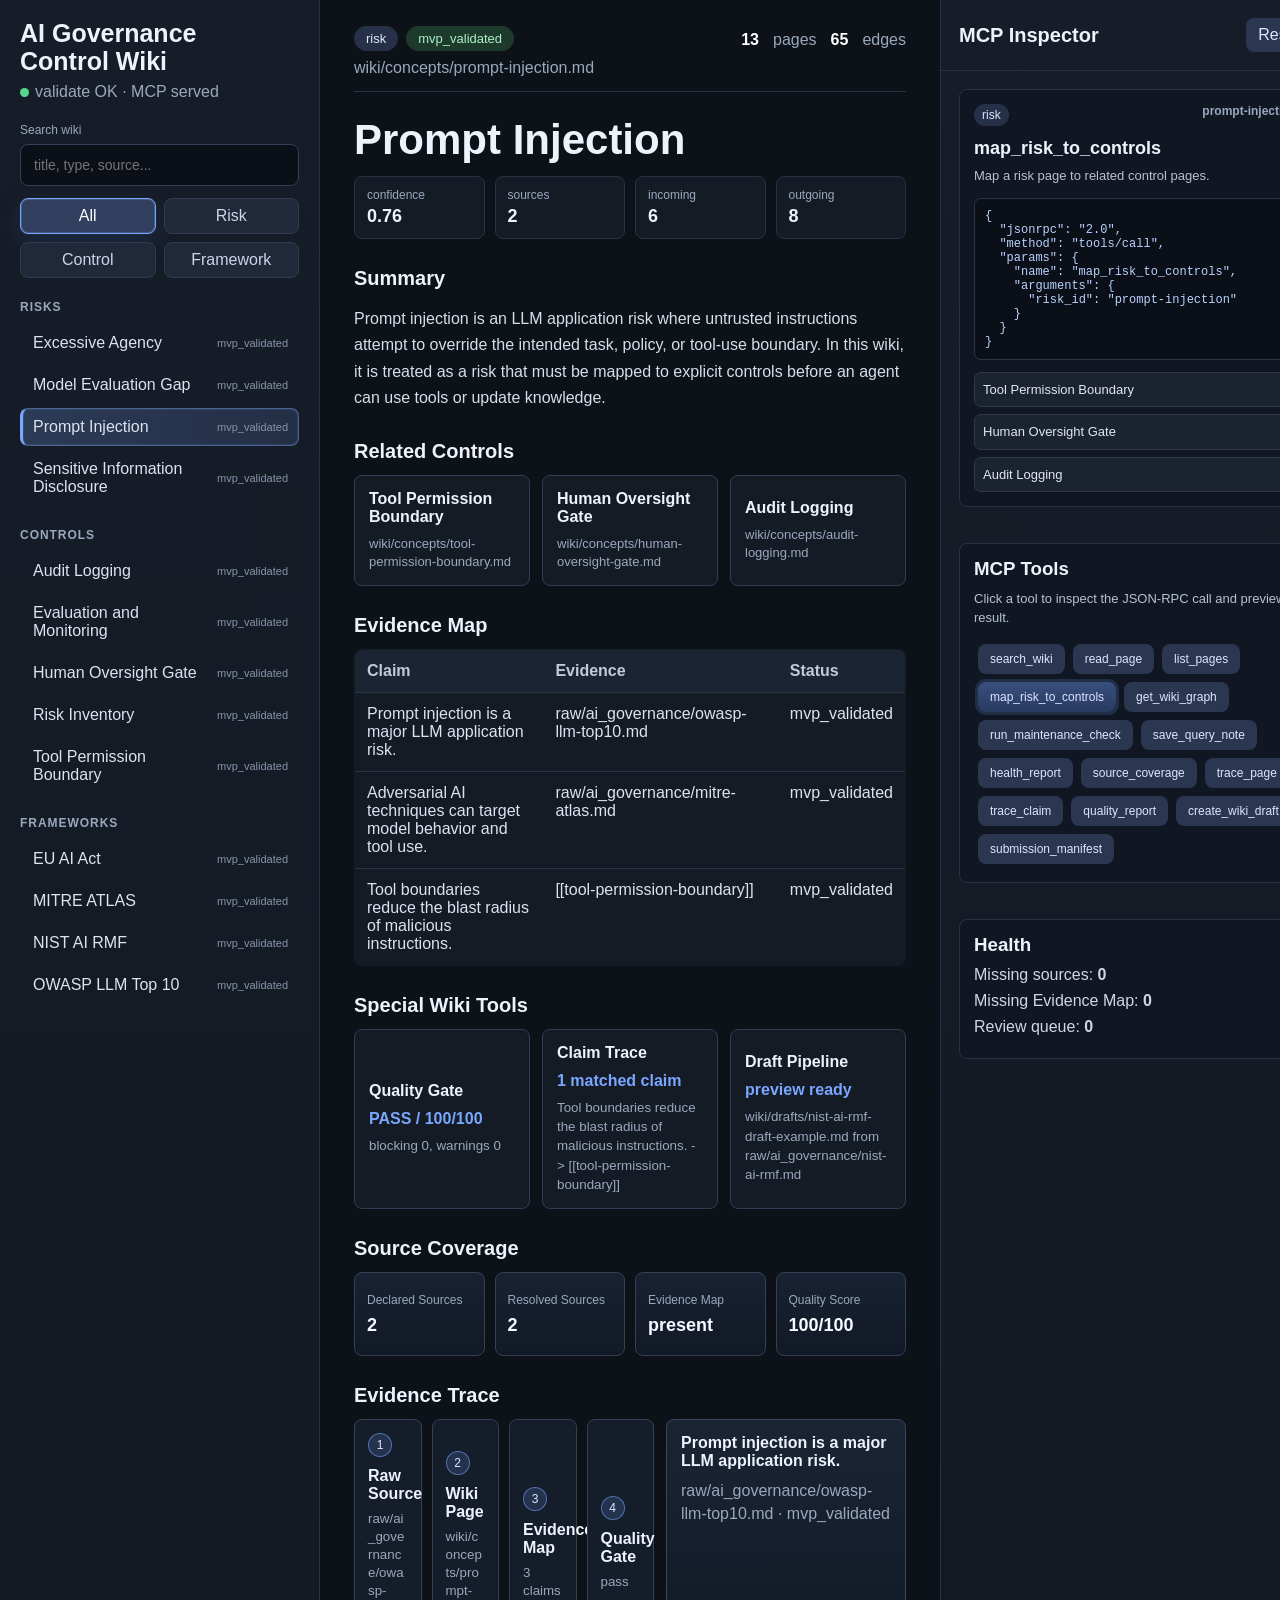
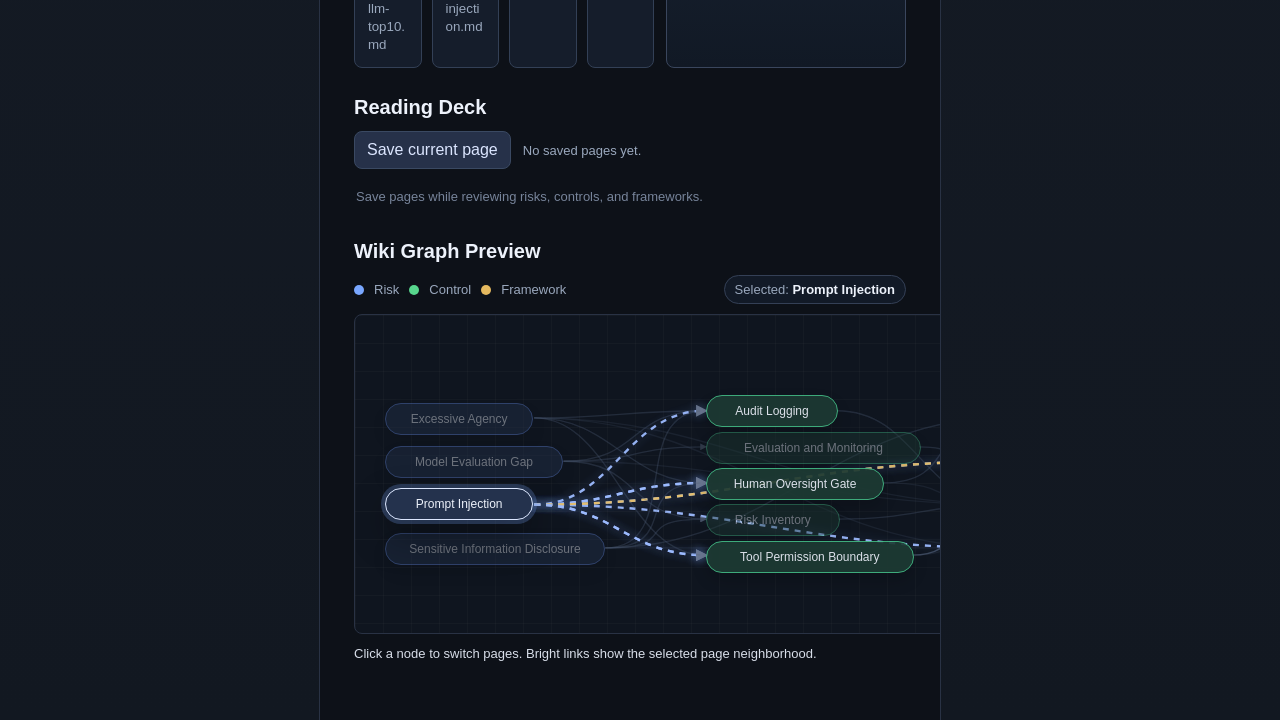
<file: app/index.html>
<!doctype html>
<html lang="ko">
<head>
  <meta charset="utf-8">
  <meta name="viewport" content="width=device-width, initial-scale=1">
  <title>AI Governance Control Wiki</title>
  <link rel="stylesheet" href="styles.css">
</head>
<body>
  <div class="shell">
    <aside class="sidebar">
      <div class="brand">
        <h1>AI Governance<br>Control Wiki</h1>
        <p><span class="ok"></span>validate OK · MCP served</p>
      </div>
      <label class="search-label" for="searchInput">Search wiki</label>
      <input id="searchInput" class="search" value="" placeholder="title, type, source..." aria-label="search">
      <div class="filters" role="group" aria-label="page filters">
        <button class="filter active" data-filter="all" type="button">All</button>
        <button class="filter" data-filter="risk" type="button">Risk</button>
        <button class="filter" data-filter="control" type="button">Control</button>
        <button class="filter" data-filter="framework" type="button">Framework</button>
      </div>
      <div class="nav-section">
        <h2>Risks</h2>
        <div id="riskList"></div>
      </div>
      <div class="nav-section">
        <h2>Controls</h2>
        <div id="controlList"></div>
      </div>
      <div class="nav-section">
        <h2>Frameworks</h2>
        <div id="frameworkList"></div>
      </div>
    </aside>
    <main class="content">
      <header class="topbar">
        <div class="page-meta">
          <span class="pill" id="pageTypePill">risk</span>
          <span class="pill ok" id="reviewPill">mvp_validated</span>
          <span class="muted" id="pathText">wiki/concepts/prompt-injection.md</span>
        </div>
        <div class="stats">
          <strong id="pageCount">0</strong> pages
          <strong id="edgeCount">0</strong> edges
        </div>
      </header>
      <article class="page">
        <h2 id="pageTitle">Prompt Injection</h2>
        <div class="meta-strip" id="metaStrip"></div>
        <section>
          <h3>Summary</h3>
          <p id="summaryText"></p>
        </section>
        <section>
          <h3>Related Controls</h3>
          <div id="controlCards" class="cards"></div>
        </section>
        <section>
          <h3>Evidence Map</h3>
          <table>
            <thead><tr><th>Claim</th><th>Evidence</th><th>Status</th></tr></thead>
            <tbody>
              <tr><td>Prompt injection is a major LLM application risk.</td><td>OWASP LLM Top 10</td><td>mvp_validated</td></tr>
              <tr><td>Tool boundaries reduce action blast radius.</td><td>Tool Permission Boundary</td><td>mvp_validated</td></tr>
            </tbody>
          </table>
        </section>
        <section>
          <h3>Special Wiki Tools</h3>
          <div class="feature-grid">
            <button class="feature" data-tool="quality_report" type="button">
              <strong>Quality Gate</strong>
              <span id="qualityStatus">-</span>
              <small id="qualityDetail"></small>
            </button>
            <button class="feature" data-tool="trace_claim" type="button">
              <strong>Claim Trace</strong>
              <span id="claimTrace">-</span>
              <small id="claimTraceDetail"></small>
            </button>
            <button class="feature" data-tool="create_wiki_draft" type="button">
              <strong>Draft Pipeline</strong>
              <span id="draftPipeline">-</span>
              <small id="draftPipelineDetail"></small>
            </button>
          </div>
        </section>
        <section>
          <h3>Source Coverage</h3>
          <div class="coverage-grid" id="coverageGrid"></div>
        </section>
        <section>
          <h3>Evidence Trace</h3>
          <div class="trace-panel">
            <div id="traceSteps" class="trace-steps"></div>
            <div id="traceDetail" class="trace-detail"></div>
          </div>
        </section>
        <section>
          <h3>Reading Deck</h3>
          <div class="deck-toolbar">
            <button id="favoritePage" class="deck-action" type="button">Save current page</button>
            <span id="deckStatus" role="status">No saved pages yet.</span>
          </div>
          <div id="readingDeck" class="reading-deck"></div>
        </section>
        <section>
          <h3>Wiki Graph Preview</h3>
          <div class="graph-toolbar">
            <div class="graph-legend">
              <span class="legend risk"></span>Risk
              <span class="legend control"></span>Control
              <span class="legend framework"></span>Framework
            </div>
            <div class="graph-selection">Selected: <strong id="graphSelectedLabel">Prompt Injection</strong></div>
          </div>
          <div id="graph" class="graph" aria-label="Interactive wiki graph"></div>
          <p class="graph-hint">Click a node to switch pages. Bright links show the selected page neighborhood.</p>
        </section>
      </article>
    </main>
    <aside class="agent">
      <header>
        <h2>MCP Inspector</h2>
        <button id="resetView" type="button">Reset</button>
      </header>
      <div class="inspector-panel">
        <div class="inspector-meta">
          <span id="selectedPageType">risk</span>
          <strong id="selectedPageSlug">prompt-injection</strong>
        </div>
        <h3 id="selectedToolName">map_risk_to_controls</h3>
        <p id="selectedToolDescription"></p>
        <pre id="toolRequest"></pre>
        <div id="toolResult" class="result-list"></div>
      </div>
      <div class="toolbox">
        <h3>MCP Tools</h3>
        <p class="panel-note">Click a tool to inspect the JSON-RPC call and preview result.</p>
        <div id="toolList"></div>
      </div>
      <div class="health">
        <h3>Health</h3>
        <p>Missing sources: <strong>0</strong></p>
        <p>Missing Evidence Map: <strong>0</strong></p>
        <p>Review queue: <strong id="reviewCount">0</strong></p>
      </div>
    </aside>
  </div>
  <script src="wiki-data.js"></script>
  <script src="app.js"></script>
</body>
</html>
</file>
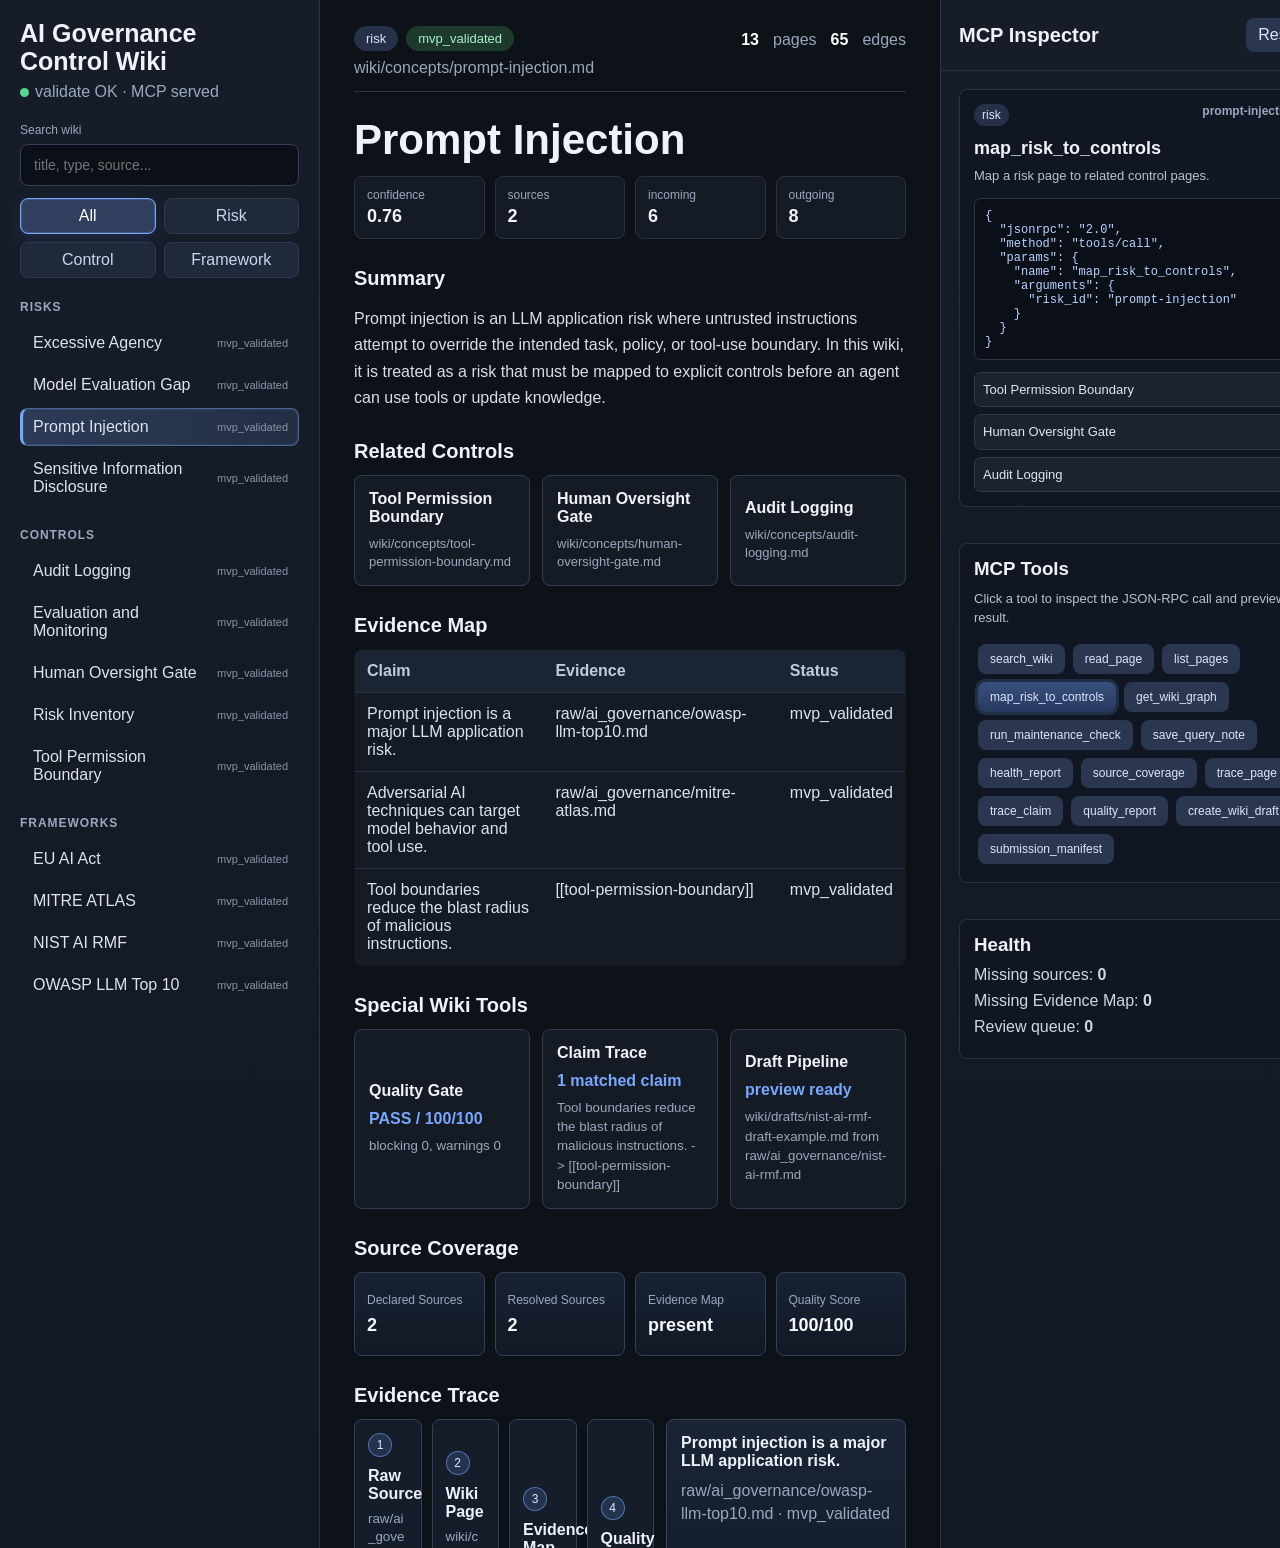
<file: viewer/index.html>
<!doctype html>
<html lang="ko">
<head>
  <meta charset="utf-8">
  <meta name="viewport" content="width=device-width, initial-scale=1">
  <title>LLM Wiki Viewer</title>
  <meta http-equiv="refresh" content="0; url=../app/index.html">
</head>
<body>
  <p>Viewer is served from <a href="../app/index.html">app/index.html</a>.</p>
</body>
</html>
</file>
<file: app/styles.css>
* { box-sizing: border-box; }
:root {
  --bg: #0d1118;
  --panel: #151b25;
  --panel-2: #101722;
  --line: #293244;
  --text: #edf2fb;
  --muted: #9aa8bd;
  --blue: #79a7ff;
  --green: #57d68d;
  --amber: #e4b95f;
  --red: #ff7b7b;
  --focus: #b8cdfd;
  --surface-glow: 0 16px 42px rgba(0, 0, 0, .28);
  --ease: cubic-bezier(.2, .8, .2, 1);
}
body {
  margin: 0;
  background: var(--bg);
  color: var(--text);
  font-family: "Segoe UI", Arial, sans-serif;
}
button, input { font: inherit; }
button {
  transition: transform .16s var(--ease), border-color .16s var(--ease), background-color .16s var(--ease), box-shadow .16s var(--ease), opacity .16s var(--ease);
}
button:focus-visible, input:focus-visible {
  outline: 3px solid rgba(184, 205, 253, .9);
  outline-offset: 3px;
}
button:active { transform: translateY(1px) scale(.99); }
.shell {
  min-height: 100vh;
  display: grid;
  grid-template-columns: 320px minmax(620px, 1fr) 390px;
}
.sidebar, .agent {
  background: linear-gradient(180deg, #171d28 0%, #121821 100%);
  overflow: auto;
}
.sidebar { border-right: 1px solid var(--line); padding: 20px; }
.brand h1 { font-size: 25px; line-height: 1.1; margin: 0 0 8px; letter-spacing: 0; }
.brand p { color: var(--muted); margin: 0 0 22px; }
.brand .ok { display: inline-block; width: 9px; height: 9px; border-radius: 50%; background: var(--green); margin-right: 6px; }
.search-label { display: block; color: var(--muted); font-size: 12px; margin-bottom: 7px; }
.search {
  width: 100%;
  background: #0b1018;
  border: 1px solid #334056;
  color: var(--text);
  padding: 12px 13px;
  border-radius: 8px;
  margin-bottom: 12px;
  font-size: 14px;
}
.search:focus { outline: 2px solid rgba(121, 167, 255, .35); border-color: var(--blue); }
.filters { display: grid; grid-template-columns: repeat(2, minmax(0, 1fr)); gap: 8px; margin-bottom: 16px; }
.filter {
  background: #20293a;
  border: 1px solid #303b50;
  color: #cbd6e8;
  border-radius: 8px;
  padding: 8px;
  cursor: pointer;
}
.filter.active { background: #31405e; border-color: var(--blue); color: #fff; }
.filter.active {
  box-shadow: inset 0 0 0 1px rgba(121, 167, 255, .25), 0 8px 22px rgba(61, 99, 178, .2);
}
.nav-section h2 { color: var(--muted); text-transform: uppercase; font-size: 12px; letter-spacing: .08em; margin: 22px 0 10px; }
.nav-item {
  display: grid;
  grid-template-columns: 1fr auto;
  gap: 10px;
  align-items: center;
  width: 100%;
  padding: 9px 10px;
  border-radius: 8px;
  margin: 4px 0;
  color: #dce3ee;
  border: 1px solid transparent;
  border-left: 3px solid transparent;
  background: transparent;
  text-align: left;
  cursor: pointer;
}
.nav-item small { color: #8794aa; font-size: 11px; }
.nav-item.active {
  background: linear-gradient(90deg, rgba(121, 167, 255, .22), rgba(37, 50, 74, .86));
  border-color: #4a6390;
  border-left-color: var(--blue);
  box-shadow: inset 0 0 0 1px rgba(121, 167, 255, .13);
}
.empty-state { color: #77849a; font-size: 13px; padding: 8px 2px; }
.content { padding: 26px 34px 42px; overflow: auto; }
.topbar {
  display: flex;
  justify-content: space-between;
  align-items: flex-start;
  border-bottom: 1px solid var(--line);
  padding-bottom: 14px;
  margin-bottom: 24px;
  gap: 16px;
}
.page-meta {
  flex: 1 1 auto;
  min-width: 0;
  display: flex;
  align-items: center;
  flex-wrap: wrap;
  gap: 8px;
}
.pill {
  flex: 0 0 auto;
  background: #263149;
  color: #dce6ff;
  padding: 5px 12px;
  border-radius: 999px;
  font-size: 13px;
}
.page-meta .pill.ok { color: #aaf0c8; background: #1d3a2d; }
#pathText {
  flex: 1 1 260px;
  min-width: 0;
  max-width: 620px;
  display: block;
  overflow: hidden;
  text-overflow: ellipsis;
  white-space: nowrap;
}
.muted { color: var(--muted); }
.stats { flex: 0 0 auto; color: var(--muted); display: flex; gap: 14px; white-space: nowrap; padding-top: 5px; }
.stats strong { color: #ffffff; }
.page { max-width: 1080px; }
.page h2 { font-size: 42px; margin: 0 0 12px; letter-spacing: 0; }
.page h3 { font-size: 20px; margin: 28px 0 12px; }
.page p { color: #d8dee9; line-height: 1.65; }
.meta-strip { display: grid; grid-template-columns: repeat(4, minmax(0, 1fr)); gap: 10px; margin: 0 0 24px; }
.meta-strip div {
  background: var(--panel);
  border: 1px solid var(--line);
  border-radius: 8px;
  padding: 11px 12px;
  transition: border-color .16s var(--ease), transform .16s var(--ease), background-color .16s var(--ease);
}
.meta-strip div:hover { border-color: #41516d; transform: translateY(-1px); }
.meta-strip span { display: block; color: var(--muted); font-size: 12px; margin-bottom: 4px; }
.meta-strip strong { font-size: 18px; }
.cards { display: grid; grid-template-columns: repeat(3, minmax(0, 1fr)); gap: 12px; }
.card {
  background: var(--panel);
  border: 1px solid #333d51;
  border-radius: 8px;
  padding: 14px;
  min-height: 92px;
  color: var(--text);
  text-align: left;
  cursor: pointer;
}
.card.active {
  border-color: var(--blue);
  background: linear-gradient(180deg, #263756, #182235);
  box-shadow: 0 0 0 3px rgba(121, 167, 255, .16), var(--surface-glow);
}
.card strong { display: block; margin-bottom: 8px; }
.card span { color: var(--muted); font-size: 13px; line-height: 1.35; word-break: break-word; }
.card:hover, .nav-item:hover, .node:hover, .tool:hover, .filter:hover, .feature:hover {
  border-color: var(--blue);
  filter: brightness(1.08);
  transform: translateY(-1px);
}
.feature-grid { display: grid; grid-template-columns: repeat(3, minmax(0, 1fr)); gap: 12px; }
.feature {
  background: var(--panel);
  border: 1px solid #333d51;
  border-radius: 8px;
  padding: 14px;
  min-height: 116px;
  color: var(--text);
  text-align: left;
  cursor: pointer;
}
.feature.active {
  border-color: var(--green);
  background: linear-gradient(180deg, #213d36, #162820);
  box-shadow: 0 0 0 3px rgba(87, 214, 141, .15), var(--surface-glow);
}
.feature strong { display: block; margin-bottom: 10px; }
.feature span { display: block; color: var(--blue); font-weight: 700; margin-bottom: 8px; }
.feature small { display: block; color: var(--muted); line-height: 1.45; word-break: break-word; }
.coverage-grid {
  display: grid;
  grid-template-columns: repeat(4, minmax(0, 1fr));
  gap: 10px;
}
.coverage-card {
  background: linear-gradient(180deg, #182232, #121926);
  border: 1px solid #334056;
  border-radius: 8px;
  color: var(--text);
  padding: 12px;
  text-align: left;
  cursor: pointer;
  min-height: 84px;
}
.coverage-card span {
  display: block;
  color: var(--muted);
  font-size: 12px;
  margin-bottom: 8px;
}
.coverage-card strong {
  display: block;
  color: #f6f9ff;
  font-size: 18px;
  word-break: break-word;
}
.trace-panel {
  display: grid;
  grid-template-columns: minmax(0, 1.45fr) minmax(240px, .8fr);
  gap: 12px;
}
.trace-steps {
  display: grid;
  grid-template-columns: repeat(4, minmax(0, 1fr));
  gap: 10px;
}
.trace-step {
  position: relative;
  background: #151d2b;
  border: 1px solid #334056;
  border-radius: 8px;
  color: var(--text);
  min-height: 104px;
  padding: 13px;
  text-align: left;
  cursor: pointer;
}
.trace-step span {
  display: inline-grid;
  place-items: center;
  width: 24px;
  height: 24px;
  border-radius: 50%;
  background: rgba(121, 167, 255, .16);
  border: 1px solid rgba(121, 167, 255, .55);
  color: #dce6ff;
  font-size: 12px;
  margin-bottom: 10px;
}
.trace-step strong, .trace-step small { display: block; }
.trace-step small {
  color: var(--muted);
  line-height: 1.35;
  margin-top: 7px;
  word-break: break-word;
}
.trace-detail {
  background: linear-gradient(180deg, #1a2434, #111925);
  border: 1px solid #3a465d;
  border-radius: 8px;
  padding: 14px;
  min-height: 104px;
}
.trace-detail strong, .trace-detail span { display: block; }
.trace-detail span {
  color: var(--muted);
  margin-top: 9px;
  line-height: 1.45;
}
.deck-toolbar {
  display: flex;
  align-items: center;
  gap: 12px;
  margin-bottom: 12px;
}
.deck-action {
  background: #263149;
  border: 1px solid #3a4962;
  border-radius: 8px;
  color: #dce6ff;
  padding: 9px 12px;
  cursor: pointer;
}
.deck-action.active {
  background: #214332;
  border-color: var(--green);
  color: #c8f7da;
}
.deck-toolbar span { color: var(--muted); font-size: 13px; }
.reading-deck {
  display: grid;
  gap: 9px;
}
.deck-item {
  display: grid;
  grid-template-columns: minmax(0, 1fr) auto;
  gap: 8px;
  align-items: stretch;
}
.deck-item > button {
  background: #151d2b;
  border: 1px solid #334056;
  border-radius: 8px;
  color: var(--text);
  padding: 10px 12px;
  text-align: left;
  cursor: pointer;
}
.deck-item.active > button:first-child {
  border-color: var(--blue);
  box-shadow: 0 0 0 3px rgba(121, 167, 255, .14);
}
.deck-item strong, .deck-item span { display: block; }
.deck-item span {
  color: var(--muted);
  font-size: 12px;
  margin-top: 4px;
}
.deck-remove {
  color: #ffd6d6 !important;
  background: #35202a !important;
  border-color: #694050 !important;
}
.coverage-card:hover, .trace-step:hover, .deck-action:hover, .deck-item > button:hover {
  border-color: var(--blue);
  filter: brightness(1.08);
  transform: translateY(-1px);
}
table { width: 100%; border-collapse: collapse; background: var(--panel); border: 1px solid var(--line); border-radius: 8px; overflow: hidden; }
th, td { text-align: left; padding: 12px; border-bottom: 1px solid #293244; vertical-align: top; }
th { color: #c1cbdb; background: #1b2433; }
td { color: #dbe3ef; }
.graph-toolbar { display: flex; justify-content: space-between; align-items: center; gap: 16px; margin-bottom: 10px; }
.graph-legend { display: flex; align-items: center; gap: 10px; color: var(--muted); font-size: 13px; }
.graph-selection {
  color: var(--muted);
  border: 1px solid #344056;
  background: #121a27;
  border-radius: 999px;
  padding: 6px 10px;
  font-size: 13px;
}
.graph-selection strong { color: var(--text); }
.legend { width: 10px; height: 10px; border-radius: 50%; display: inline-block; }
.legend.risk { background: var(--blue); }
.legend.control { background: var(--green); }
.legend.framework { background: var(--amber); }
.graph {
  height: 320px;
  min-width: 900px;
  width: 100%;
  background:
    linear-gradient(rgba(255,255,255,.025) 1px, transparent 1px),
    linear-gradient(90deg, rgba(255,255,255,.025) 1px, transparent 1px),
    #0f151f;
  background-size: 28px 28px;
  border: 1px solid var(--line);
  border-radius: 8px;
  position: relative;
  overflow: hidden;
}
.graph-svg {
  position: absolute;
  inset: 0;
  width: 100%;
  height: 100%;
  pointer-events: none;
}
.graph-svg marker path { fill: #6b7892; }
.edge {
  fill: none;
  stroke: #48566e;
  stroke-width: 1.35;
  opacity: .2;
  transition: opacity .18s var(--ease), stroke .18s var(--ease), stroke-width .18s var(--ease);
}
.edge.related { opacity: .5; stroke: #667896; }
.edge.active {
  opacity: .95;
  stroke: #9dbbff;
  stroke-width: 2.4;
  filter: drop-shadow(0 0 5px rgba(121, 167, 255, .45));
  stroke-dasharray: 6 6;
  animation: dashMove 1.8s linear infinite;
}
.edge.related_controls.active, .edge.mitigates.active { stroke: #6cf2a5; }
.edge.frameworks.active { stroke: #e8bf67; }
.node {
  position: absolute;
  border-radius: 999px;
  padding: 6px 10px;
  background: #24324d;
  border: 1px solid #5b7ed1;
  color: var(--text);
  font-size: 12px;
  white-space: nowrap;
  cursor: pointer;
  overflow: hidden;
  text-overflow: ellipsis;
  box-shadow: 0 8px 18px rgba(0, 0, 0, .18);
  z-index: 2;
  min-height: 32px;
  line-height: 18px;
}
.node.dim { opacity: .42; }
.node.related { opacity: .92; }
.node.active {
  opacity: 1;
  border-color: #dce7ff;
  box-shadow: 0 0 0 4px rgba(121, 167, 255, .24), 0 16px 36px rgba(0, 0, 0, .34);
  transform: translateY(-2px);
  z-index: 4;
}
.node.control { background: #1d3a33; border-color: #42b883; }
.node.framework { background: #3b2e20; border-color: #d49b42; }
.graph-hint { color: var(--muted); font-size: 13px; margin-top: 9px; }
@keyframes dashMove {
  from { stroke-dashoffset: 18; }
  to { stroke-dashoffset: 0; }
}
.agent { border-left: 1px solid var(--line); display: flex; flex-direction: column; }
.agent header { display: flex; justify-content: space-between; align-items: center; padding: 18px; border-bottom: 1px solid var(--line); }
.agent h2 { margin: 0; font-size: 20px; }
.agent button { background: #2b3650; color: #dce6ff; border: 0; border-radius: 8px; padding: 8px 12px; }
.inspector-panel, .toolbox, .health { margin: 18px; background: var(--panel-2); border: 1px solid var(--line); border-radius: 8px; padding: 14px; }
.inspector-meta { display: flex; justify-content: space-between; gap: 10px; color: var(--muted); font-size: 12px; margin-bottom: 12px; }
.inspector-meta span { background: #263149; color: #dce6ff; padding: 4px 8px; border-radius: 999px; }
.inspector-panel h3 { margin: 0 0 8px; font-size: 18px; }
.inspector-panel p, .panel-note { margin: 0 0 12px; color: #b7c1d3; line-height: 1.45; font-size: 13px; }
.inspector-panel pre {
  margin: 0 0 12px;
  max-height: 210px;
  overflow: auto;
  white-space: pre-wrap;
  background: #0b1018;
  border: 1px solid #2d3445;
  border-radius: 7px;
  padding: 10px;
  color: #b9d2ff;
  font-size: 12px;
}
.result-list { display: grid; gap: 7px; }
.result-list div { background: #1b2230; border: 1px solid #30384b; border-radius: 7px; padding: 8px; color: #e1e7f2; font-size: 13px; line-height: 1.35; }
.toolbox h3, .health h3 { margin: 0 0 10px; }
.tool {
  display: inline-block;
  background: #263149;
  color: #dce6ff;
  padding: 6px 8px;
  border-radius: 7px;
  margin: 4px;
  font-size: 12px;
  border: 1px solid transparent;
  cursor: pointer;
}
.tool.active {
  border-color: var(--blue);
  background: linear-gradient(180deg, #38507d, #283a60);
  box-shadow: 0 0 0 3px rgba(121, 167, 255, .16);
}
.health p { margin: 8px 0; color: #cfd6e5; }
@media (max-width: 1180px) {
  .shell { grid-template-columns: 280px 1fr; }
  .agent { grid-column: 1 / -1; border-left: 0; border-top: 1px solid var(--line); }
}
@media (max-width: 780px) {
  .shell { display: block; }
  .content { padding: 20px; }
  .cards, .feature-grid, .meta-strip, .coverage-grid, .trace-steps, .trace-panel { grid-template-columns: 1fr; }
  .topbar { align-items: flex-start; flex-direction: column; }
  .page-meta { width: 100%; }
  #pathText { min-width: 0; width: 100%; }
  .page h2 { font-size: 32px; }
  .graph { min-width: 900px; }
  .graph-toolbar { align-items: flex-start; flex-direction: column; }
}
@media (prefers-reduced-motion: reduce) {
  *, *::before, *::after {
    animation-duration: .001ms !important;
    animation-iteration-count: 1 !important;
    scroll-behavior: auto !important;
    transition-duration: .001ms !important;
  }
}
</file>
